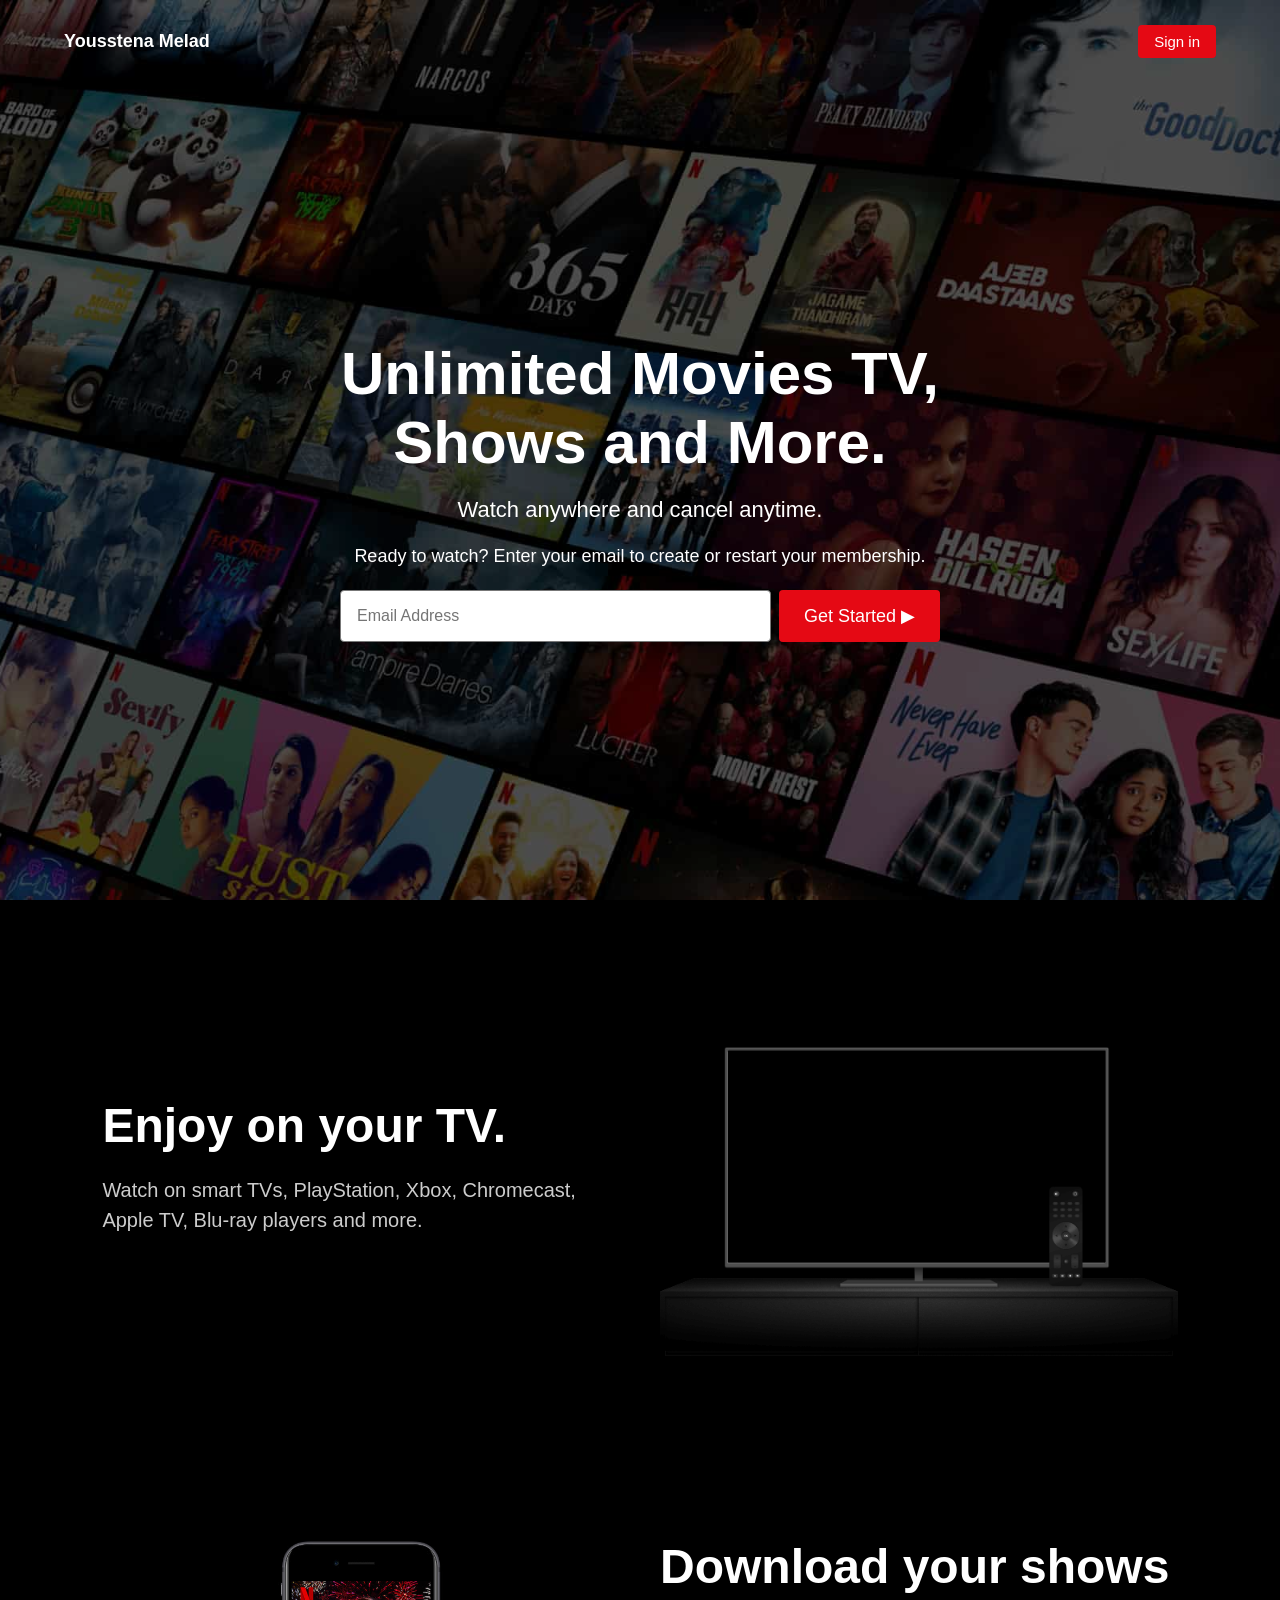
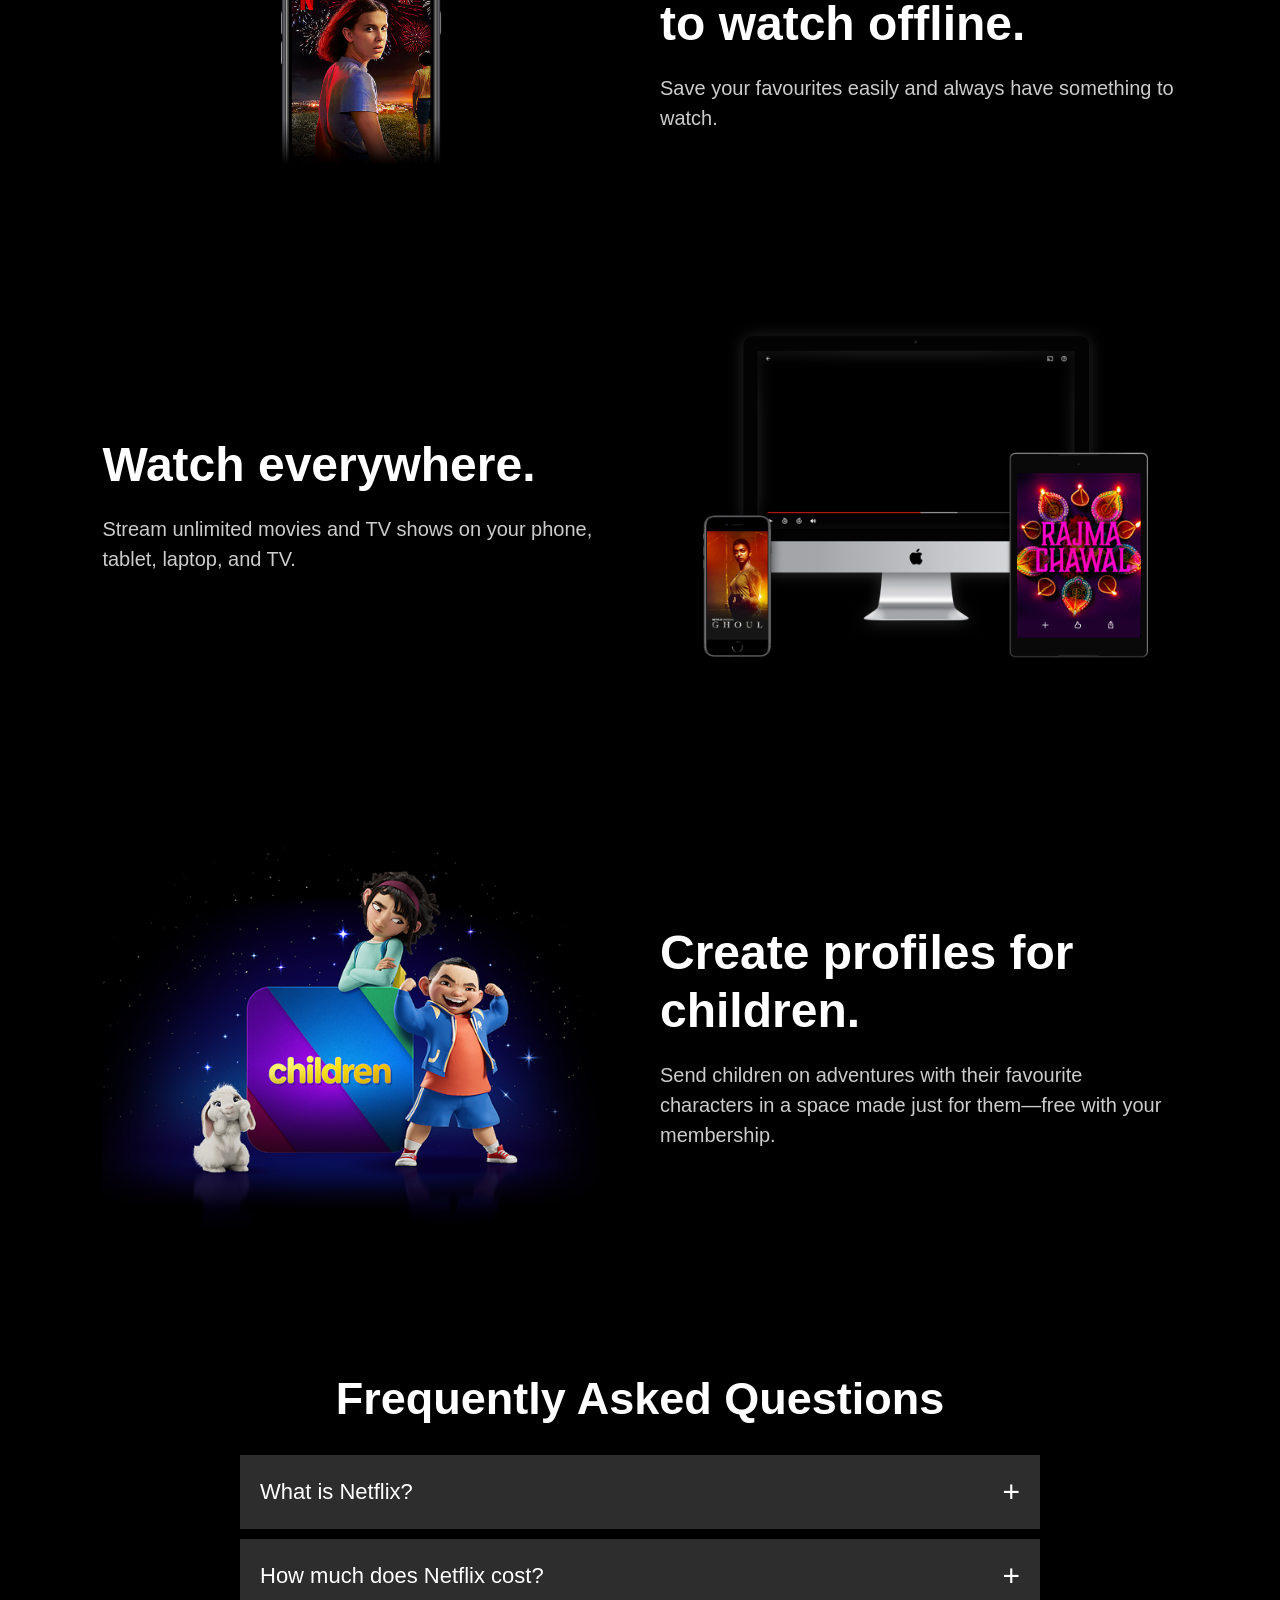
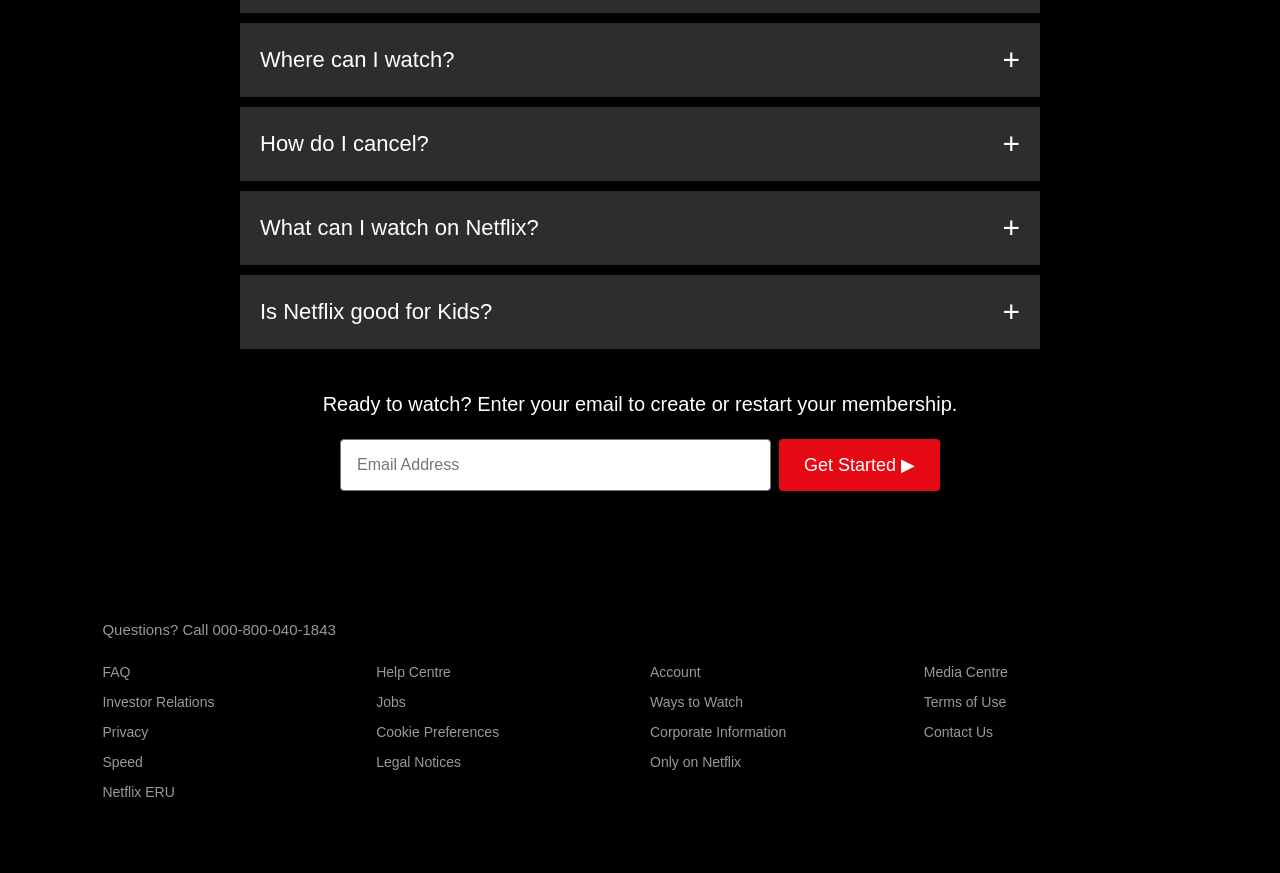
<file: index.html>
<!DOCTYPE html>
<html lang="en">
<head>
    <meta charset="UTF-8">
    <meta name="viewport" content="width=device-width, initial-scale=1.0">
    <title>Netflix Clone</title>
    <link rel="stylesheet" href="main.css">
</head>
<body>

    
    <header class="header">
        <div class="logo"> <h1>Yousstena Melad</h1></div>
        <div class="sign_btn">
        <a href="signin.html" class="sign-in">Sign in</a>
        </div>
        
    </header>

    
    <section class="hero">
        <div class="overlay"></div>

        <div class="content">
            <h1 class="title">Unlimited Movies TV,<br>Shows and More.</h1>

            <p class="subtitle">Watch anywhere and cancel anytime.</p>

            <p class="description">
                Ready to watch? Enter your email to create or restart your membership.
            </p>

            <div class="email">
                <input type="email" placeholder="Email Address">
                <button class="start">Get Started ▶ </button>
            </div>
        </div>
    </section>

    <section class="tv-section">
        <div class="tv-text">
            <h1>Enjoy on your TV.</h1>
            <p>Watch on smart TVs, PlayStation, Xbox, Chromecast,<br>Apple TV, Blu-ray players and more.</p>
        </div>
        <div class="tv-image">
            <img src="tv.png" alt="TV Image">
        </div>
    </section>

     <section class="download-container">
        <div class="image-box">
            <img src="mobile-0819.jpg" alt="Netflix Phone">
        </div>

        <div class="text-box">
            <h1>Download your shows to watch offline.</h1>
            <p>Save your favourites easily and always have something to watch.</p>
        </div>
    </section>

    <section class="watch-section">
    <div class="text-content">
        <h1>Watch everywhere.</h1>
        <p>Stream unlimited movies and TV shows on your phone, tablet, laptop, and TV.</p>
    </div>

    <div class="image-content">
        <img src="device-pile-in.png" class="tv-img" alt="devices">
    </div>
</section>

<section class="children-section">
    <div class="children-image">
        <img src="p6.png" alt="kids">
    </div>

    <div class="children-text">
        <h1>Create profiles for children.</h1>
        <p>
            Send children on adventures with their favourite characters in a space 
            made just for them—free with your membership.
        </p>
    </div>
</section>

<section class="faq-section">

    <h1>Frequently Asked Questions</h1>

    <div class="faq-container">

        <details>
            <summary>What is Netflix? <span>+</span></summary>
            <p>Netflix is a streaming service </p>
        </details>

        <details>
            <summary>How much does Netflix cost? <span>+</span></summary>
            <p>Plans range from </p>
        </details>

        <details>
            <summary>Where can I watch? <span>+</span></summary>
            <p>You can watch on any device </p>
        </details>

        <details>
            <summary>How do I cancel? <span>+</span></summary>
            <p>You can cancel anytime </p>
        </details>

        <details>
            <summary>What can I watch on Netflix? <span>+</span></summary>
            <p>Netflix has a large library </p>
        </details>

        <details>
            <summary>Is Netflix good for Kids? <span>+</span></summary>
            <p>Yes, Netflix offers kids profiles </p>
        </details>

    </div>

    <p class="ready-text">
        Ready to watch? Enter your email to create or restart your membership.
    </p>

    <div class="email">
        <input type="email" placeholder="Email Address">
        <button>Get Started ▶</button>
    </div>

</section>

<footer class="footer">
        <p class="phone">Questions? Call 000-800-040-1843</p>

        <div class="links">
            <ul>
                <li><a href="#">FAQ</a></li>
                <li><a href="#">Investor Relations</a></li>
                <li><a href="#">Privacy</a></li>
                <li><a href="#">Speed</a></li>
                <li><a href="#">Netflix ERU</a></li>
            </ul>

            <ul>
                <li><a href="#">Help Centre</a></li>
                <li><a href="#">Jobs</a></li>
                <li><a href="#">Cookie Preferences</a></li>
                <li><a href="#">Legal Notices</a></li>
            </ul>

            <ul>
                <li><a href="#">Account</a></li>
                <li><a href="#">Ways to Watch</a></li>
                <li><a href="#">Corporate Information</a></li>
                <li><a href="#">Only on Netflix</a></li>
            </ul>

            <ul>
                <li><a href="#">Media Centre</a></li>
                <li><a href="#">Terms of Use</a></li>
                <li><a href="#">Contact Us</a></li>
            </ul>
        </div>
    </footer>

</body>
</html>
</file>
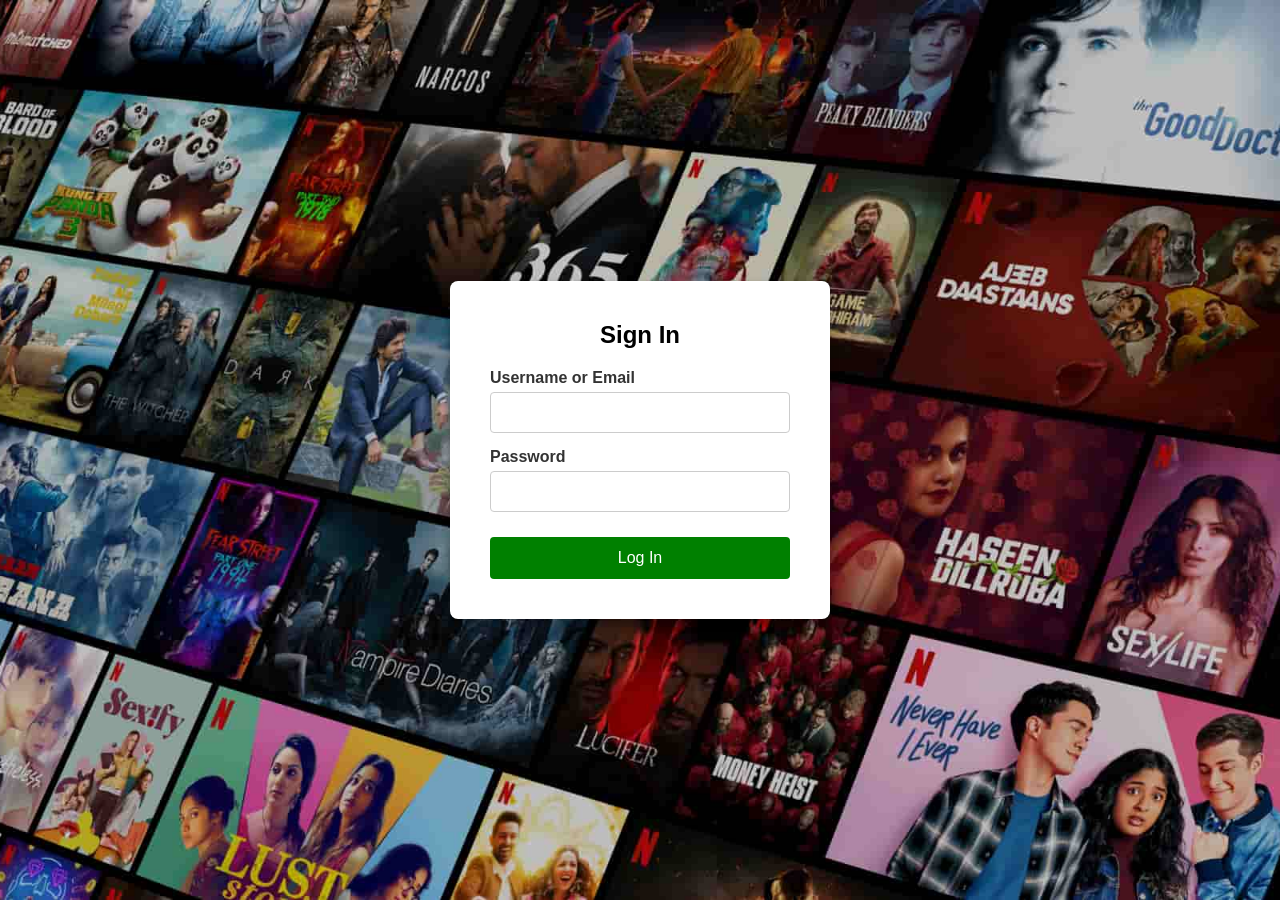
<file: signin.html>
<!DOCTYPE html>
<html lang="en">
<head>
    <meta charset="UTF-8">
    <meta name="viewport" content="width=device-width, initial-scale=1.0">
    <title>Simple Sign In</title>
    <link rel="stylesheet" href="main.css">
</head>
<body>
    <main class="sign-in_body">
    <div class="signin-container">
        <h2>Sign In</h2>
        <form class="signin-form" action="#" method="post">
            <div class="input-group">
                <label for="username">Username or Email</label>
                <input type="text" id="username" name="username" required>
            </div>
            <div class="input-group">
                <label for="password">Password</label>
                <input type="password" id="password" name="password" required>
            </div>
            <button type="submit" class="submit-button">Log In</button>
        </form>
    </div>
    </main>
</body>
</html>
</file>
<file: main.css>
* {
    margin: 0;
    padding: 0;
    box-sizing: border-box;
    font-family: Arial, Helvetica, sans-serif;
}

html, body {
    width: 100%;
    overflow-x: hidden;
}

body {
    background: #000;
    color: #fff;
}

.header {
    position: absolute;
    top: 0;
    left: 0;
    width: 100%;
    z-index: 10;
    display: flex;
    justify-content: space-between;
    align-items: center;
    padding: 25px 5%;
    gap: 20px;
}

header .logo {
    color: #fff;
    font-size: 18px;
    font-weight: bold;
}

header .logo h1 {
    font-size: inherit;
    white-space: nowrap;
}

header .sign_btn {
    flex-shrink: 0;
}

.sign-in {
    display: inline-flex;
    align-items: center;
    justify-content: center;
    background: #e50914;
    color: white;
    text-decoration: none;
    padding: 8px 16px;
    border-radius: 4px;
    font-size: 15px;
    white-space: nowrap;
}

.hero {
    position: relative;
    min-height: 100svh;
    width: 100%;
    background-image: url('p1.jpg');
    background-size: cover;
    background-position: center;
    background-repeat: no-repeat;
    display: flex;
    align-items: center;
    justify-content: center;
    padding: 130px 20px 50px;
}

.overlay {
    position: absolute;
    inset: 0;
    background: rgba(0, 0, 0, 0.60);
}

.content {
    position: relative;
    z-index: 1;
    color: white;
    text-align: center;
    width: 100%;
    max-width: 850px;
    margin: 0 auto;
}

.title {
    font-size: clamp(32px, 5vw, 60px);
    font-weight: bold;
    line-height: 1.15;
    margin-bottom: 20px;
}

.subtitle {
    font-size: 22px;
    margin-bottom: 20px;
}

.description {
    font-size: 18px;
    line-height: 1.5;
    margin-bottom: 20px;
}

.email {
    display: flex;
    justify-content: center;
    align-items: stretch;
    gap: 8px;
    width: 100%;
    max-width: 600px;
    margin: 15px auto 0;
}

.email input {
    flex: 1;
    min-width: 0;
    padding: 16px;
    font-size: 16px;
    border: 1px solid #777;
    border-radius: 4px;
    outline: none;
}

.email button,
.start {
    background: #e50914;
    color: white;
    border: none;
    border-radius: 4px;
    padding: 15px 25px;
    font-size: 18px;
    cursor: pointer;
    white-space: nowrap;
}

.email button:hover,
.start:hover {
    background: #f6121d;
}

.tv-section,
.download-container,
.watch-section,
.children-section {
    display: flex;
    justify-content: space-between;
    align-items: center;
    gap: 40px;
    padding: 70px 8%;
    background: #000;
    color: #fff;
}

.tv-text,
.text-box,
.text-content,
.children-text {
    flex: 1;
    max-width: 600px;
}

.tv-text h1,
.text-box h1,
.text-content h1,
.children-text h1 {
    font-size: clamp(32px, 4vw, 48px);
    line-height: 1.2;
    margin-bottom: 20px;
}

.tv-text p,
.text-box p,
.text-content p,
.children-text p {
    font-size: 20px;
    line-height: 1.5;
    color: #ccc;
}

.tv-image,
.image-box,
.image-content,
.children-image {
    flex: 1;
    text-align: center;
}

.tv-image img,
.image-content img,
.children-image img {
    width: 100%;
    max-width: 550px;
    height: auto;
}

.image-box img {
    width: 100%;
    max-width: 350px;
    height: auto;
}

.faq-section {
    text-align: center;
    padding: 70px 20px;
    background: #000;
    color: #fff;
}

.faq-section h1 {
    font-size: 45px;
    margin-bottom: 30px;
    font-weight: 700;
}

.faq-container {
    width: 100%;
    max-width: 800px;
    margin: auto;
    text-align: left;
}

details {
    background: #2d2d2d;
    margin-bottom: 10px;
    padding: 20px;
    font-size: 22px;
}

summary {
    display: flex;
    justify-content: space-between;
    align-items: center;
    gap: 15px;
    list-style: none;
    cursor: pointer;
}

summary::-webkit-details-marker {
    display: none;
}

details span {
    font-size: 30px;
    flex-shrink: 0;
}

details p {
    padding-top: 15px;
    font-size: 20px;
    line-height: 1.5;
    color: #ccc;
}

.ready-text {
    margin: 40px auto 20px;
    max-width: 800px;
    font-size: 20px;
    line-height: 1.5;
}

.footer {
    color: #999;
    padding: 60px 8%;
    background: #000;
}

.footer .phone {
    margin-bottom: 25px;
    font-size: 15px;
}

.footer .links {
    display: grid;
    grid-template-columns: repeat(4, 1fr);
    gap: 20px;
}

.footer ul {
    list-style: none;
}

.footer ul li {
    margin-bottom: 12px;
}

.footer ul li a {
    text-decoration: none;
    color: #999;
    font-size: 14px;
}

.footer ul li a:hover {
    text-decoration: underline;
}

/* Sign-in Page */
.sign-in_body {
    font-family: Arial, sans-serif;
    background-image: url('p1.jpg');
    background-size: cover;
    background-position: center;
    display: flex;
    justify-content: center;
    align-items: center;
    min-height: 100svh;
    padding: 20px;
    margin: 0;
}

.signin-container {
    background-color: white;
    padding: 40px;
    border-radius: 8px;
    width: 100%;
    max-width: 380px;
    text-align: center;
    box-shadow: 0 4px 8px rgba(0, 0, 0, 0.3);
}

.signin-container h2 {
    color: black;
    margin-bottom: 20px;
}

.signin-form {
    display: flex;
    flex-direction: column;
}

.input-group {
    margin-bottom: 15px;
    text-align: left;
}

.input-group label {
    display: block;
    margin-bottom: 5px;
    font-weight: bold;
    color: #333;
}

.input-group input[type="text"],
.input-group input[type="password"] {
    width: 100%;
    padding: 12px;
    border: 1px solid #ccc;
    border-radius: 4px;
}

.submit-button {
    background-color: green;
    color: white;
    border: none;
    padding: 12px;
    border-radius: 4px;
    cursor: pointer;
    font-size: 16px;
    margin-top: 10px;
}

.submit-button:hover {
    background-color: #45a049;
}

/* Tablets & Medium Screens */
@media (max-width: 900px) {
    .tv-section,
    .watch-section,
    .children-section,
    .download-container {
        flex-direction: column;
        text-align: center;
        padding: 50px 6%;
        gap: 25px;
    }

    .tv-text,
    .text-box,
    .text-content,
    .children-text {
        max-width: 100%;
    }

    .footer .links {
        grid-template-columns: repeat(2, 1fr);
    }
}

/* Mobile Screens */
@media (max-width: 600px) {
    .header {
        padding: 18px 16px;
    }

    header .logo h1 {
        font-size: 17px;
    }

    .sign-in {
        font-size: 14px;
        padding: 8px 12px;
    }

    .hero {
        padding: 100px 18px 40px;
    }

    .title {
        font-size: 32px;
    }

    .subtitle {
        font-size: 18px;
    }

    .description {
        font-size: 15px;
    }

    .email {
        flex-direction: column;
        gap: 10px;
    }

    .email input {
        width: 100%;
        padding: 14px;
        font-size: 15px;
    }

    .email button,
    .start {
        width: 100%;
        padding: 13px 16px;
        font-size: 16px;
    }

    .tv-section,
    .download-container,
    .watch-section,
    .children-section {
        padding: 45px 20px;
    }

    .image-box img {
        max-width: 230px;
    }

    .faq-section {
        padding: 45px 16px;
    }

    .faq-section h1 {
        font-size: 32px;
    }

    details {
        padding: 16px;
        font-size: 17px;
    }

    details span {
        font-size: 24px;
    }

    details p {
        font-size: 16px;
    }

    .ready-text {
        font-size: 16px;
        line-height: 1.5;
    }

    .footer {
        padding: 40px 20px;
    }

    .footer .links {
        grid-template-columns: repeat(2, 1fr);
        gap: 15px;
    }

    .footer ul li a {
        font-size: 13px;
    }

    .signin-container {
        padding: 28px 20px;
    }
}
</file>
